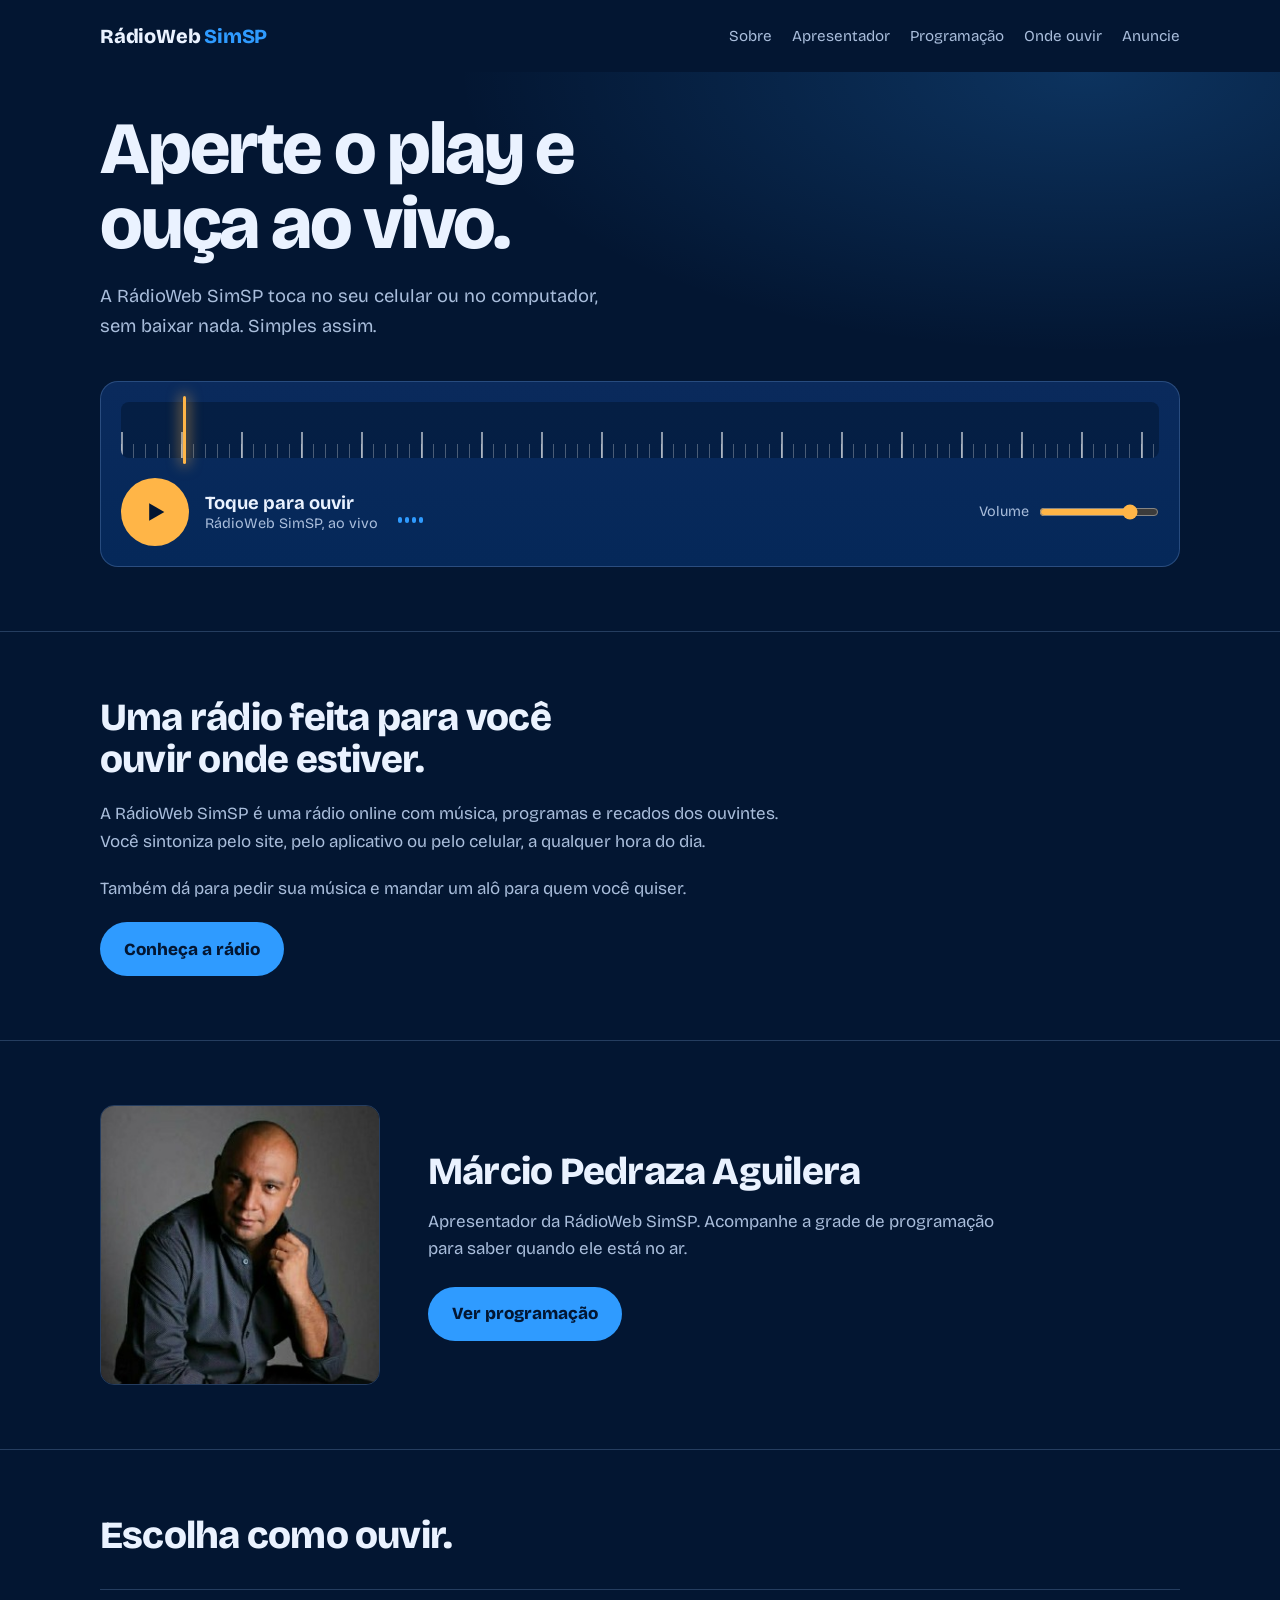
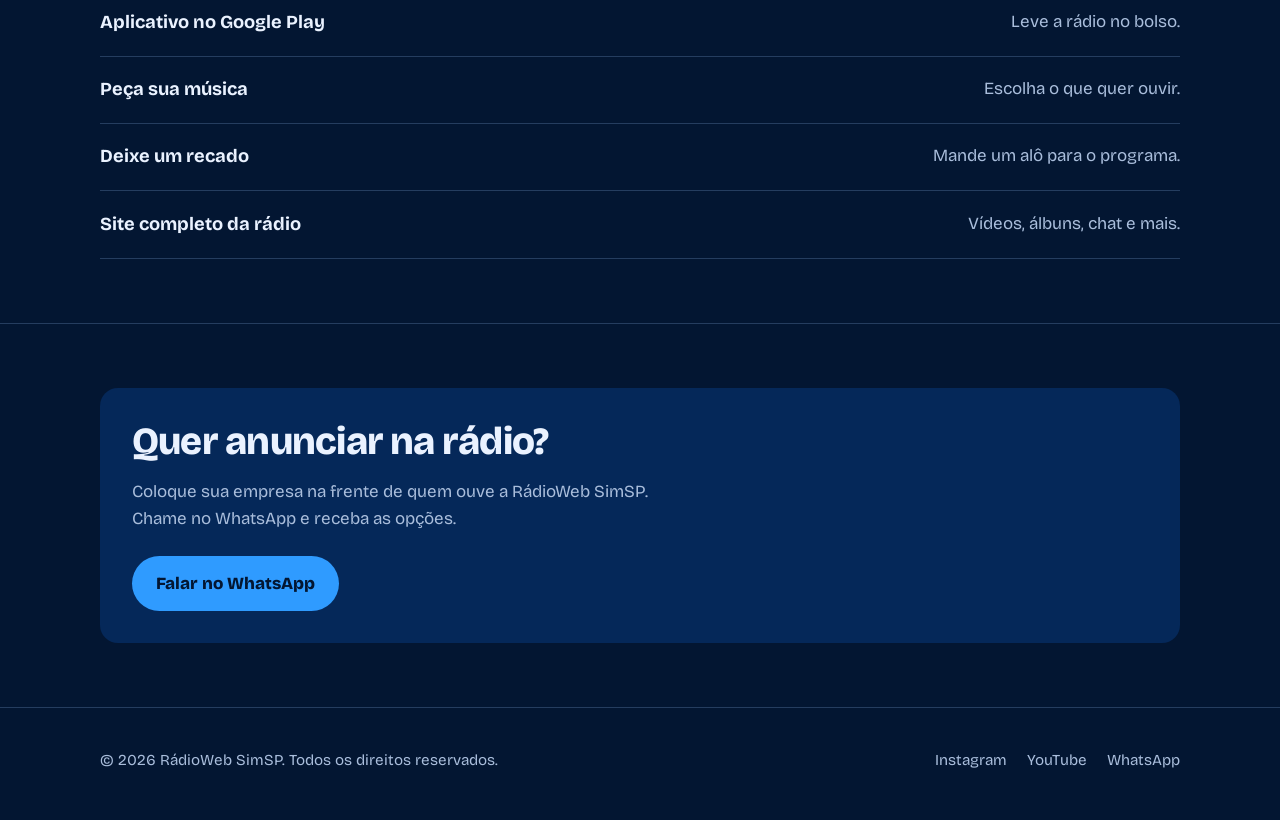
<file: index.html>
<!doctype html>
<html lang="pt-BR">
<head>
<meta charset="utf-8">
<meta name="viewport" content="width=device-width, initial-scale=1">
<title>RádioWeb SimSP | Ouça ao vivo</title>
<meta name="description" content="Ouça a RádioWeb SimSP ao vivo, no celular ou no computador. Simples assim.">
<meta name="theme-color" content="#052859">
<meta property="og:title" content="RádioWeb SimSP | Ouça ao vivo">
<meta property="og:description" content="Aperte o play e ouça a RádioWeb SimSP ao vivo.">
<meta property="og:type" content="website">
<link rel="icon" href="data:image/svg+xml,<svg xmlns='http://www.w3.org/2000/svg' viewBox='0 0 100 100'><text y='.9em' font-size='90'>📻</text></svg>">
<link rel="preconnect" href="https://fonts.googleapis.com">
<link rel="preconnect" href="https://fonts.gstatic.com" crossorigin>
<link href="https://fonts.googleapis.com/css2?family=Bricolage+Grotesque:opsz,wght@12..96,400..800&display=swap" rel="stylesheet">
<link rel="stylesheet" href="css/style.css">
</head>
<body>

<header>
  <div class="wrap">
    <a class="logo" href="index.html">RádioWeb <span>SimSP</span></a>
    <nav aria-label="Principal"><a href="sobre.html">Sobre</a><a href="apresentador.html">Apresentador</a><a href="programacao.html">Programação</a><a href="onde-ouvir.html">Onde ouvir</a><a href="anuncie.html">Anuncie</a></nav>
  </div>
</header>

<main>
<div class="hero">
  <div class="wrap">
    <h1>Aperte o play e ouça ao vivo.</h1>
    <p class="lead">A RádioWeb SimSP toca no seu celular ou no computador, sem baixar nada. Simples assim.</p>

    <div class="tuner" id="tuner">
      <div class="dial" aria-hidden="true"><div class="needle"></div></div>
      <div class="controls">
        <button id="play" type="button" aria-label="Ouvir ao vivo">
          <svg class="i-play" viewBox="0 0 24 24" aria-hidden="true"><path d="M7 4.5v15l13-7.5z"/></svg>
          <svg class="i-pause" viewBox="0 0 24 24" aria-hidden="true"><path d="M6 4h4.5v16H6zM13.5 4H18v16h-4.5z"/></svg>
        </button>
        <div class="status" aria-live="polite">
          <strong id="st-title">Toque para ouvir</strong>
          <small id="st-sub">RádioWeb SimSP, ao vivo</small>
        </div>
        <div class="bars" aria-hidden="true"><i></i><i></i><i></i><i></i></div>
        <label class="vol">Volume
          <input id="vol" type="range" min="0" max="1" step="0.05" value="0.8">
        </label>
      </div>
      <audio id="audio" preload="none"></audio>
    </div>
  </div>
</div>

<section id="sobre" class="sobre">
  <div class="wrap">
    <h2>Uma rádio feita para você ouvir onde estiver.</h2>
    <!-- TROCAR: texto provisório, substituir pelo texto final da rádio -->
    <p>A RádioWeb SimSP é uma rádio online com música, programas e recados dos ouvintes. Você sintoniza pelo site, pelo aplicativo ou pelo celular, a qualquer hora do dia.</p>
    <p>Também dá para pedir sua música e mandar um alô para quem você quiser.</p>
    <p><a class="btn" href="sobre.html">Conheça a rádio</a></p>
  </div>
</section>

<section id="apresentador">
  <div class="wrap host">
    <img src="img/marcio.jpg" alt="Márcio Pedraza Aguilera, apresentador da RádioWeb SimSP" width="280" height="280">
    <div>
      <h2>Márcio Pedraza Aguilera</h2>
      <!-- TROCAR: mini bio provisória -->
      <p>Apresentador da RádioWeb SimSP. Acompanhe a grade de programação para saber quando ele está no ar.</p>
      <p><a class="btn" href="programacao.html" style="margin-top:.5rem">Ver programação</a></p>
    </div>
  </div>
</section>

<section id="ouvir">
  <div class="wrap">
    <h2>Escolha como ouvir.</h2>
    <div class="ways">
      <a href="https://play.google.com/store/apps/details?id=br.com.radiosapp6.radiowebsimsp" target="_blank" rel="noopener">
        <strong>Aplicativo no Google Play</strong><span>Leve a rádio no bolso.</span>
      </a>
      <a href="https://radiowebsimsp.com.br/pedido">
        <strong>Peça sua música</strong><span>Escolha o que quer ouvir.</span>
      </a>
      <a href="https://radiowebsimsp.com.br/recados">
        <strong>Deixe um recado</strong><span>Mande um alô para o programa.</span>
      </a>
      <a href="https://radiowebsimsp.com.br/">
        <strong>Site completo da rádio</strong><span>Vídeos, álbuns, chat e mais.</span>
      </a>
    </div>
  </div>
</section>

<section id="anuncie">
  <div class="wrap">
    <div class="ad">
      <h2>Quer anunciar na rádio?</h2>
      <p>Coloque sua empresa na frente de quem ouve a RádioWeb SimSP. Chame no WhatsApp e receba as opções.</p>
      <a class="btn" href="https://api.whatsapp.com/send?phone=5511952687907&text=Ol%C3%A1!%20Quero%20anunciar%20na%20R%C3%A1dioWeb%20SimSP." target="_blank" rel="noopener">Falar no WhatsApp</a>
    </div>
  </div>
</section>
</main>

<footer>
  <div class="wrap">
    <span>© 2026 RádioWeb SimSP. Todos os direitos reservados.</span>
    <nav aria-label="Redes sociais">
      <a href="https://www.instagram.com/simplifica_sp" target="_blank" rel="noopener">Instagram</a>
      <a href="https://youtube.com/@simplificaspconsultoria" target="_blank" rel="noopener">YouTube</a>
      <a href="https://api.whatsapp.com/send?phone=5511952687907" target="_blank" rel="noopener">WhatsApp</a>
    </nav>
  </div>
</footer>

<script src="js/player.js" defer></script>
</body>
</html>
</file>
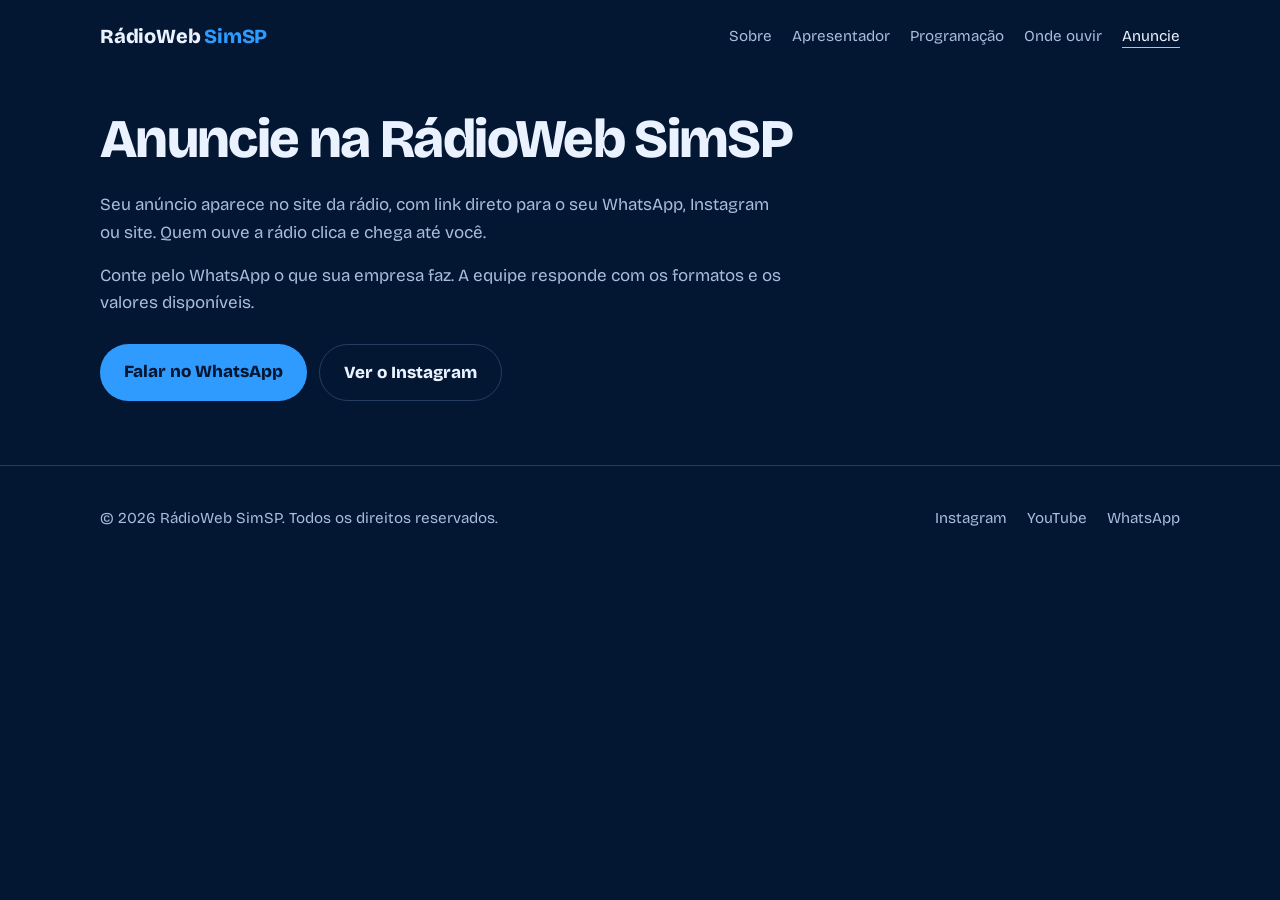
<file: anuncie.html>
<!doctype html>
<html lang="pt-BR">
<head>
<meta charset="utf-8">
<meta name="viewport" content="width=device-width, initial-scale=1">
<title>Anuncie | RádioWeb SimSP</title>
<meta name="description" content="Anuncie sua empresa na RádioWeb SimSP e fale com quem ouve a rádio.">
<meta name="theme-color" content="#052859">
<link rel="preconnect" href="https://fonts.googleapis.com">
<link rel="preconnect" href="https://fonts.gstatic.com" crossorigin>
<link href="https://fonts.googleapis.com/css2?family=Bricolage+Grotesque:opsz,wght@12..96,400..800&display=swap" rel="stylesheet">
<link rel="stylesheet" href="css/style.css">
</head>
<body>
<header><div class="wrap"><a class="logo" href="index.html">RádioWeb <span>SimSP</span></a><nav aria-label="Principal"><a href="sobre.html">Sobre</a><a href="apresentador.html">Apresentador</a><a href="programacao.html">Programação</a><a href="onde-ouvir.html">Onde ouvir</a><a href="anuncie.html" aria-current="page">Anuncie</a></nav></div></header>
<main class="page"><div class="wrap">

<h1>Anuncie na RádioWeb SimSP</h1>
<!-- TROCAR: confirmar com o cliente os formatos e o jeito de contratar -->
<div class="prose">
<p>Seu anúncio aparece no site da rádio, com link direto para o seu WhatsApp, Instagram ou site. Quem ouve a rádio clica e chega até você.</p>
<p>Conte pelo WhatsApp o que sua empresa faz. A equipe responde com os formatos e os valores disponíveis.</p>
</div>
<div class="actions">
<a class="btn" href="https://api.whatsapp.com/send?phone=5511952687907&text=Ol%C3%A1!%20Quero%20anunciar%20na%20R%C3%A1dioWeb%20SimSP." target="_blank" rel="noopener">Falar no WhatsApp</a>
<a class="btn ghost" href="https://www.instagram.com/simplifica_sp" target="_blank" rel="noopener">Ver o Instagram</a>
</div>
</div></main>
<footer><div class="wrap"><span>© 2026 RádioWeb SimSP. Todos os direitos reservados.</span><nav aria-label="Redes sociais"><a href="https://www.instagram.com/simplifica_sp" target="_blank" rel="noopener">Instagram</a><a href="https://youtube.com/@simplificaspconsultoria" target="_blank" rel="noopener">YouTube</a><a href="https://api.whatsapp.com/send?phone=5511952687907" target="_blank" rel="noopener">WhatsApp</a></nav></div></footer>
</body>
</html>
</file>
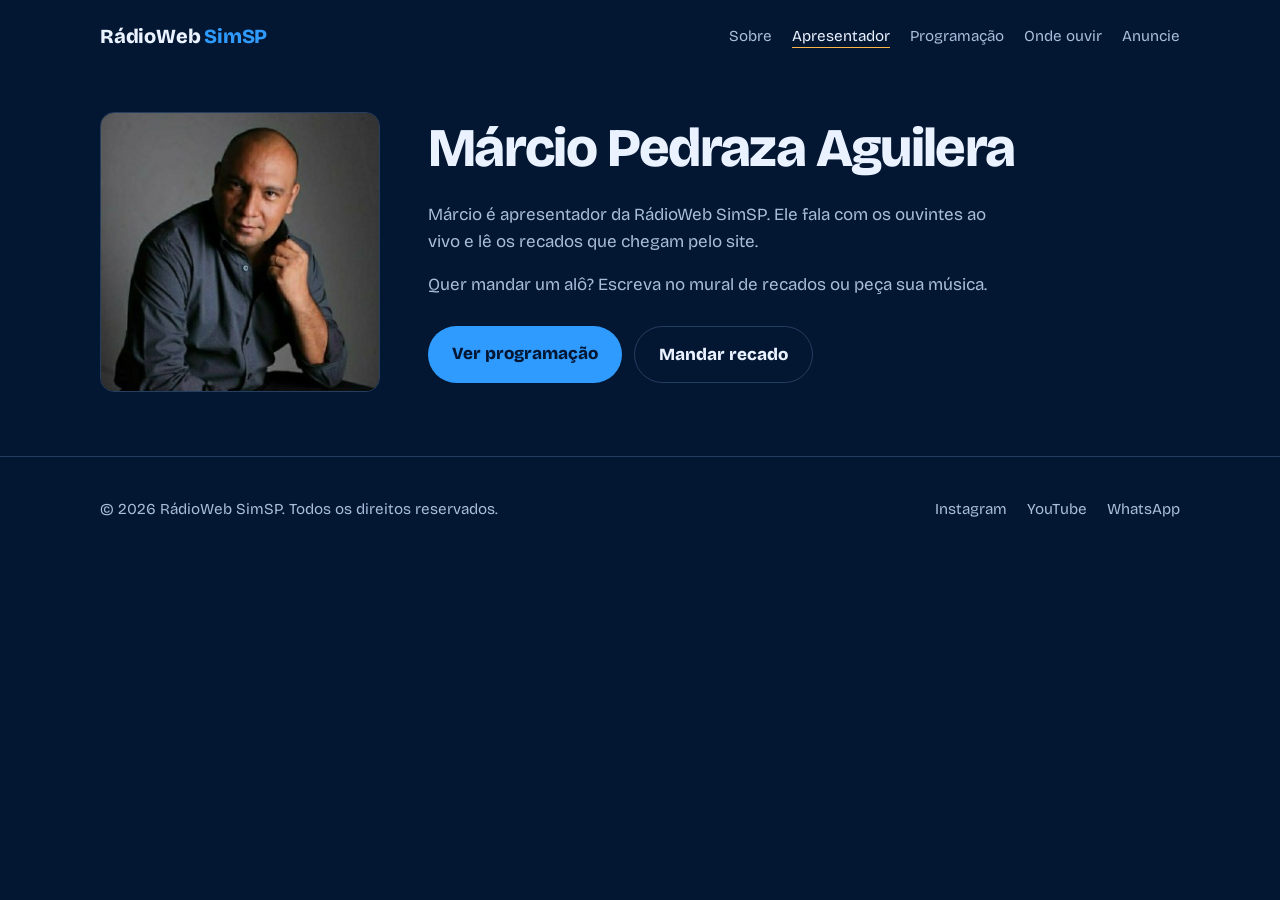
<file: apresentador.html>
<!doctype html>
<html lang="pt-BR">
<head>
<meta charset="utf-8">
<meta name="viewport" content="width=device-width, initial-scale=1">
<title>Apresentador | RádioWeb SimSP</title>
<meta name="description" content="Conheça Márcio Pedraza Aguilera, apresentador da RádioWeb SimSP.">
<meta name="theme-color" content="#052859">
<link rel="preconnect" href="https://fonts.googleapis.com">
<link rel="preconnect" href="https://fonts.gstatic.com" crossorigin>
<link href="https://fonts.googleapis.com/css2?family=Bricolage+Grotesque:opsz,wght@12..96,400..800&display=swap" rel="stylesheet">
<link rel="stylesheet" href="css/style.css">
</head>
<body>
<header><div class="wrap"><a class="logo" href="index.html">RádioWeb <span>SimSP</span></a><nav aria-label="Principal"><a href="sobre.html">Sobre</a><a href="apresentador.html" aria-current="page">Apresentador</a><a href="programacao.html">Programação</a><a href="onde-ouvir.html">Onde ouvir</a><a href="anuncie.html">Anuncie</a></nav></div></header>
<main class="page"><div class="wrap">

<div class="host">
<img src="img/marcio.jpg" alt="Márcio Pedraza Aguilera, apresentador da RádioWeb SimSP" width="280" height="280">
<div>
<h1>Márcio Pedraza Aguilera</h1>
<!-- TROCAR: mini bio provisória, substituir pelo texto do cliente -->
<div class="prose">
<p>Márcio é apresentador da RádioWeb SimSP. Ele fala com os ouvintes ao vivo e lê os recados que chegam pelo site.</p>
<p>Quer mandar um alô? Escreva no mural de recados ou peça sua música.</p>
</div>
<div class="actions">
<a class="btn" href="programacao.html">Ver programação</a>
<a class="btn ghost" href="https://radiowebsimsp.com.br/recados">Mandar recado</a>
</div>
</div>
</div>
</div></main>
<footer><div class="wrap"><span>© 2026 RádioWeb SimSP. Todos os direitos reservados.</span><nav aria-label="Redes sociais"><a href="https://www.instagram.com/simplifica_sp" target="_blank" rel="noopener">Instagram</a><a href="https://youtube.com/@simplificaspconsultoria" target="_blank" rel="noopener">YouTube</a><a href="https://api.whatsapp.com/send?phone=5511952687907" target="_blank" rel="noopener">WhatsApp</a></nav></div></footer>
</body>
</html>
</file>
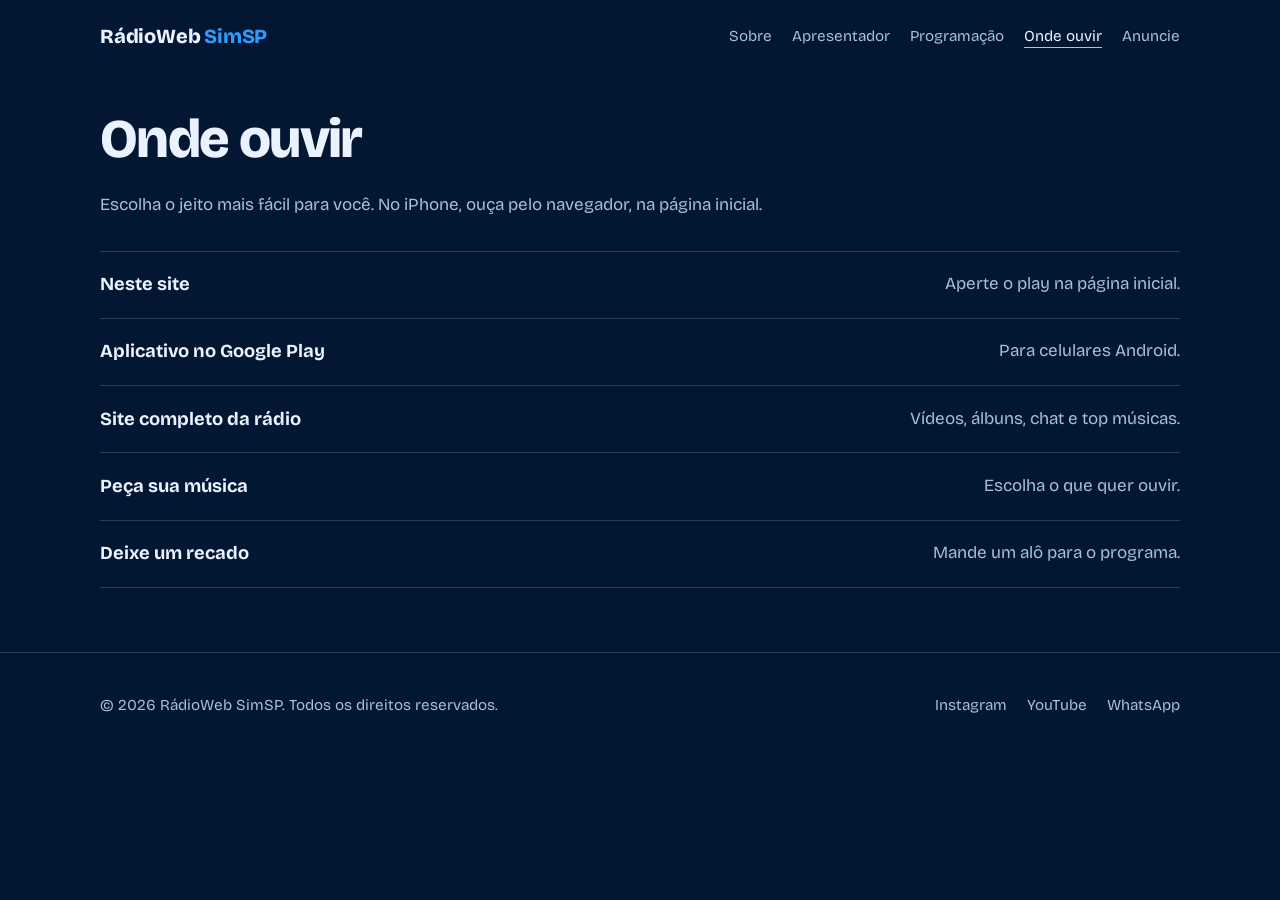
<file: onde-ouvir.html>
<!doctype html>
<html lang="pt-BR">
<head>
<meta charset="utf-8">
<meta name="viewport" content="width=device-width, initial-scale=1">
<title>Onde ouvir | RádioWeb SimSP</title>
<meta name="description" content="Escolha como ouvir a RádioWeb SimSP: no site, no aplicativo ou no celular.">
<meta name="theme-color" content="#052859">
<link rel="preconnect" href="https://fonts.googleapis.com">
<link rel="preconnect" href="https://fonts.gstatic.com" crossorigin>
<link href="https://fonts.googleapis.com/css2?family=Bricolage+Grotesque:opsz,wght@12..96,400..800&display=swap" rel="stylesheet">
<link rel="stylesheet" href="css/style.css">
</head>
<body>
<header><div class="wrap"><a class="logo" href="index.html">RádioWeb <span>SimSP</span></a><nav aria-label="Principal"><a href="sobre.html">Sobre</a><a href="apresentador.html">Apresentador</a><a href="programacao.html">Programação</a><a href="onde-ouvir.html" aria-current="page">Onde ouvir</a><a href="anuncie.html">Anuncie</a></nav></div></header>
<main class="page"><div class="wrap">

<h1>Onde ouvir</h1>
<p class="prose">Escolha o jeito mais fácil para você. No iPhone, ouça pelo navegador, na página inicial.</p>
<div class="ways">
<a href="index.html#tuner"><strong>Neste site</strong><span>Aperte o play na página inicial.</span></a>
<a href="https://play.google.com/store/apps/details?id=br.com.radiosapp6.radiowebsimsp" target="_blank" rel="noopener"><strong>Aplicativo no Google Play</strong><span>Para celulares Android.</span></a>
<a href="https://radiowebsimsp.com.br/"><strong>Site completo da rádio</strong><span>Vídeos, álbuns, chat e top músicas.</span></a>
<a href="https://radiowebsimsp.com.br/pedido"><strong>Peça sua música</strong><span>Escolha o que quer ouvir.</span></a>
<a href="https://radiowebsimsp.com.br/recados"><strong>Deixe um recado</strong><span>Mande um alô para o programa.</span></a>
</div>
</div></main>
<footer><div class="wrap"><span>© 2026 RádioWeb SimSP. Todos os direitos reservados.</span><nav aria-label="Redes sociais"><a href="https://www.instagram.com/simplifica_sp" target="_blank" rel="noopener">Instagram</a><a href="https://youtube.com/@simplificaspconsultoria" target="_blank" rel="noopener">YouTube</a><a href="https://api.whatsapp.com/send?phone=5511952687907" target="_blank" rel="noopener">WhatsApp</a></nav></div></footer>
</body>
</html>
</file>
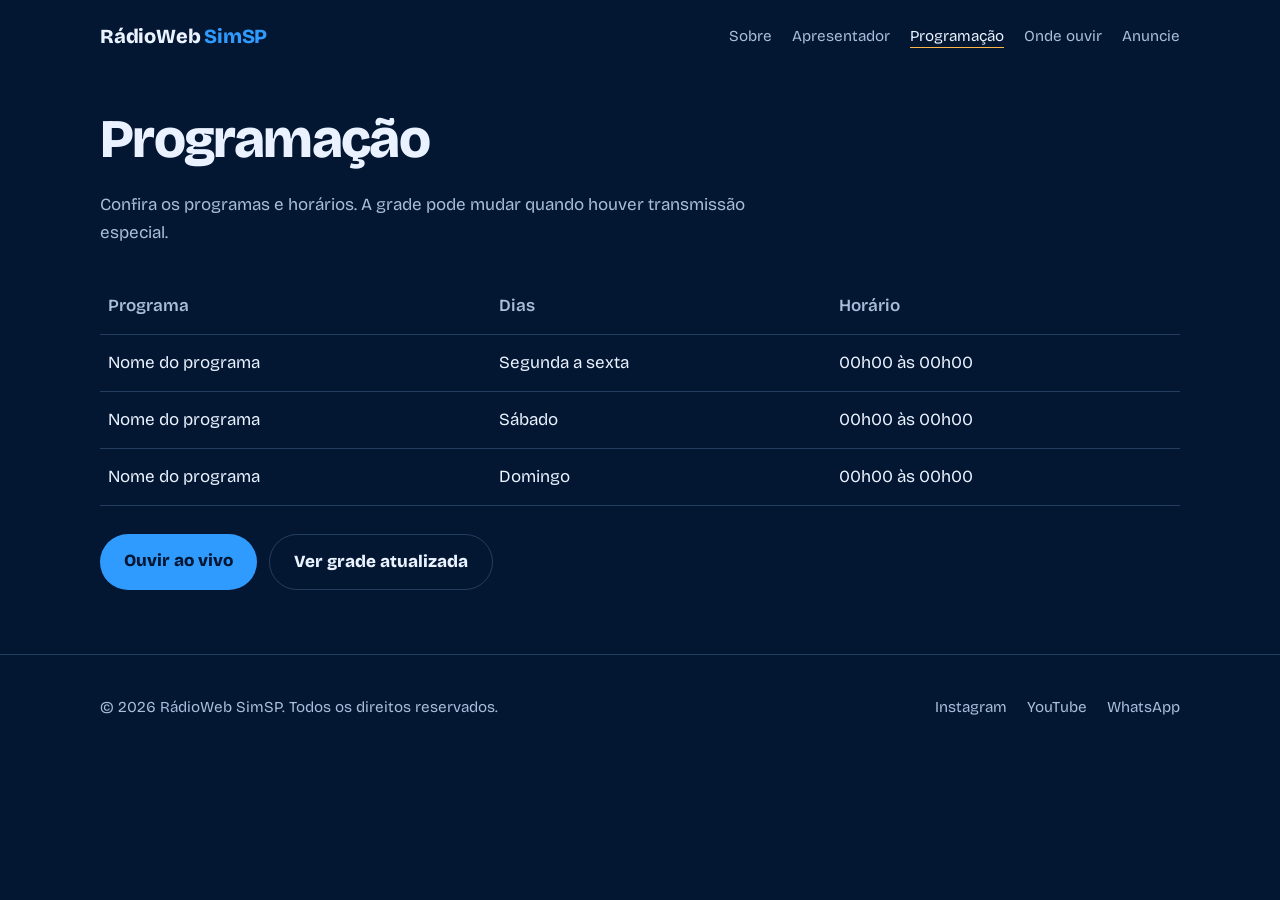
<file: programacao.html>
<!doctype html>
<html lang="pt-BR">
<head>
<meta charset="utf-8">
<meta name="viewport" content="width=device-width, initial-scale=1">
<title>Programação | RádioWeb SimSP</title>
<meta name="description" content="Veja os programas e horários da RádioWeb SimSP.">
<meta name="theme-color" content="#052859">
<link rel="preconnect" href="https://fonts.googleapis.com">
<link rel="preconnect" href="https://fonts.gstatic.com" crossorigin>
<link href="https://fonts.googleapis.com/css2?family=Bricolage+Grotesque:opsz,wght@12..96,400..800&display=swap" rel="stylesheet">
<link rel="stylesheet" href="css/style.css">
</head>
<body>
<header><div class="wrap"><a class="logo" href="index.html">RádioWeb <span>SimSP</span></a><nav aria-label="Principal"><a href="sobre.html">Sobre</a><a href="apresentador.html">Apresentador</a><a href="programacao.html" aria-current="page">Programação</a><a href="onde-ouvir.html">Onde ouvir</a><a href="anuncie.html">Anuncie</a></nav></div></header>
<main class="page"><div class="wrap">

<h1>Programação</h1>
<p class="prose">Confira os programas e horários. A grade pode mudar quando houver transmissão especial.</p>
<!-- TROCAR: preencher com a grade real (a grade oficial fica no painel da Brascast) -->
<div class="scroll"><table class="grade">
<thead><tr><th>Programa</th><th>Dias</th><th>Horário</th></tr></thead>
<tbody>
<tr><td>Nome do programa</td><td>Segunda a sexta</td><td>00h00 às 00h00</td></tr>
<tr><td>Nome do programa</td><td>Sábado</td><td>00h00 às 00h00</td></tr>
<tr><td>Nome do programa</td><td>Domingo</td><td>00h00 às 00h00</td></tr>
</tbody></table></div>
<div class="actions">
<a class="btn" href="index.html#tuner">Ouvir ao vivo</a>
<a class="btn ghost" href="https://radiowebsimsp.com.br/programacao">Ver grade atualizada</a>
</div>
</div></main>
<footer><div class="wrap"><span>© 2026 RádioWeb SimSP. Todos os direitos reservados.</span><nav aria-label="Redes sociais"><a href="https://www.instagram.com/simplifica_sp" target="_blank" rel="noopener">Instagram</a><a href="https://youtube.com/@simplificaspconsultoria" target="_blank" rel="noopener">YouTube</a><a href="https://api.whatsapp.com/send?phone=5511952687907" target="_blank" rel="noopener">WhatsApp</a></nav></div></footer>
</body>
</html>
</file>
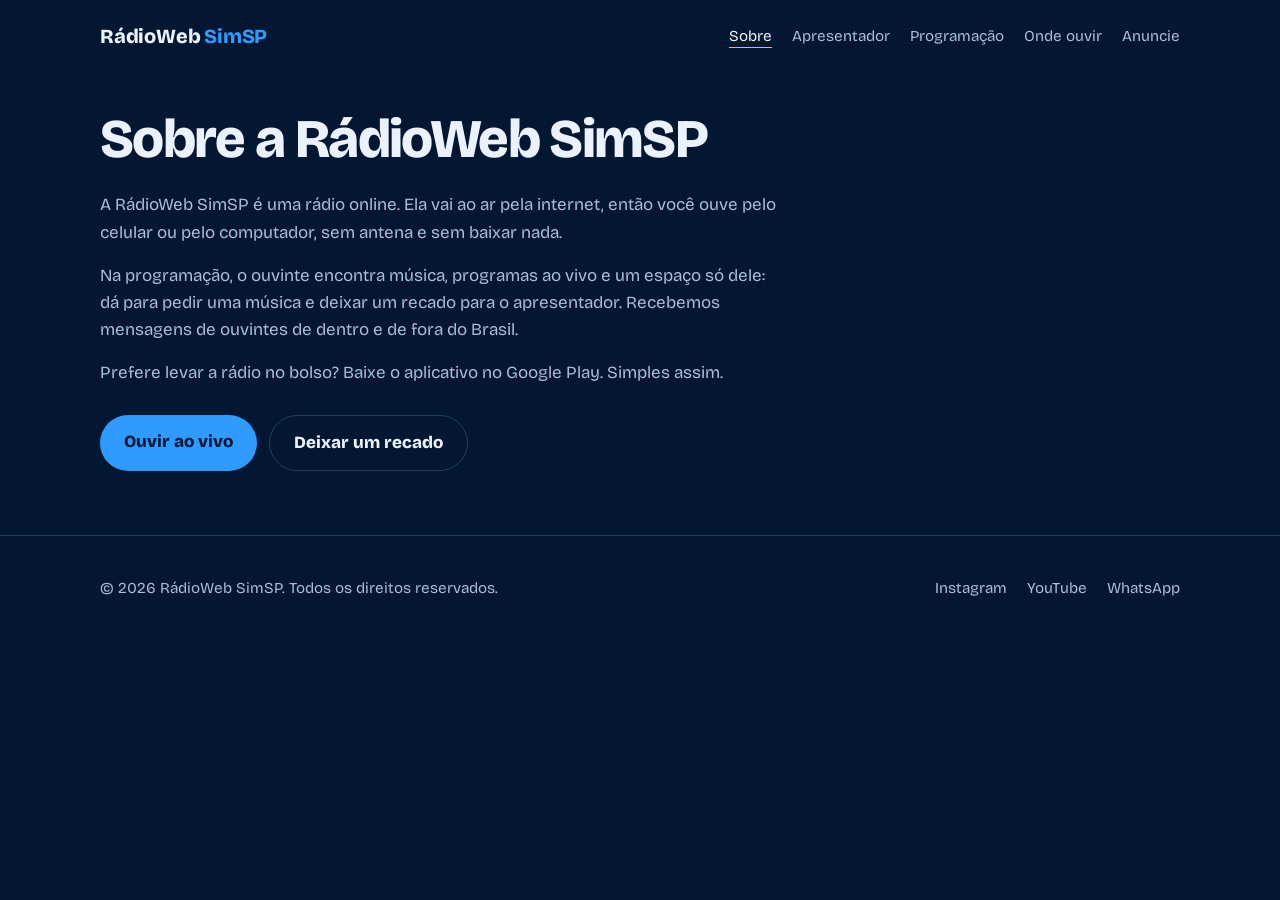
<file: sobre.html>
<!doctype html>
<html lang="pt-BR">
<head>
<meta charset="utf-8">
<meta name="viewport" content="width=device-width, initial-scale=1">
<title>Sobre | RádioWeb SimSP</title>
<meta name="description" content="Conheça a RádioWeb SimSP, a rádio online que você ouve pelo site e pelo aplicativo.">
<meta name="theme-color" content="#052859">
<link rel="preconnect" href="https://fonts.googleapis.com">
<link rel="preconnect" href="https://fonts.gstatic.com" crossorigin>
<link href="https://fonts.googleapis.com/css2?family=Bricolage+Grotesque:opsz,wght@12..96,400..800&display=swap" rel="stylesheet">
<link rel="stylesheet" href="css/style.css">
</head>
<body>
<header><div class="wrap"><a class="logo" href="index.html">RádioWeb <span>SimSP</span></a><nav aria-label="Principal"><a href="sobre.html" aria-current="page">Sobre</a><a href="apresentador.html">Apresentador</a><a href="programacao.html">Programação</a><a href="onde-ouvir.html">Onde ouvir</a><a href="anuncie.html">Anuncie</a></nav></div></header>
<main class="page"><div class="wrap">

<h1>Sobre a RádioWeb SimSP</h1>
<!-- TROCAR: texto provisório, substituir pelo texto final da rádio -->
<div class="prose">
<p>A RádioWeb SimSP é uma rádio online. Ela vai ao ar pela internet, então você ouve pelo celular ou pelo computador, sem antena e sem baixar nada.</p>
<p>Na programação, o ouvinte encontra música, programas ao vivo e um espaço só dele: dá para pedir uma música e deixar um recado para o apresentador. Recebemos mensagens de ouvintes de dentro e de fora do Brasil.</p>
<p>Prefere levar a rádio no bolso? Baixe o aplicativo no Google Play. Simples assim.</p>
</div>
<div class="actions">
<a class="btn" href="index.html#tuner">Ouvir ao vivo</a>
<a class="btn ghost" href="https://radiowebsimsp.com.br/recados">Deixar um recado</a>
</div>
</div></main>
<footer><div class="wrap"><span>© 2026 RádioWeb SimSP. Todos os direitos reservados.</span><nav aria-label="Redes sociais"><a href="https://www.instagram.com/simplifica_sp" target="_blank" rel="noopener">Instagram</a><a href="https://youtube.com/@simplificaspconsultoria" target="_blank" rel="noopener">YouTube</a><a href="https://api.whatsapp.com/send?phone=5511952687907" target="_blank" rel="noopener">WhatsApp</a></nav></div></footer>
</body>
</html>
</file>
<file: css/style.css>
:root{
  --ink:#031632; --navy:#052859; --panel:#0a2a5c; --line:rgba(160,200,255,.22);
  --text:#eaf2ff; --muted:#a9bddb; --blue:#2f9bff; --amber:#ffb547;
  --font:"Bricolage Grotesque",system-ui,-apple-system,"Segoe UI",Roboto,sans-serif;
}
*{box-sizing:border-box;margin:0}
html{scroll-behavior:smooth}
body{background:var(--ink);color:var(--text);font-family:var(--font);font-size:1.0625rem;line-height:1.6;-webkit-font-smoothing:antialiased}
a{color:inherit}
:focus-visible{outline:3px solid var(--amber);outline-offset:3px}
.wrap{width:min(1080px,100% - 2.5rem);margin-inline:auto}

/* topo */
header{padding:1.25rem 0}
header .wrap{display:flex;justify-content:space-between;align-items:center;gap:1rem}
.logo{font-weight:800;font-size:1.25rem;letter-spacing:-.01em;text-decoration:none}
.logo span{color:var(--blue)}
header nav{display:flex;gap:1.25rem;font-size:.95rem}
header nav a{color:var(--muted);text-decoration:none}
header nav a:hover{color:var(--text)}
@media(max-width:560px){header .wrap{flex-direction:column;align-items:flex-start}header nav{flex-wrap:wrap;gap:.4rem 1.1rem}}

/* hero */
.hero{padding:2.5rem 0 4rem;background:radial-gradient(900px 400px at 85% 0,rgba(47,155,255,.22),transparent 70%)}
h1{font-size:clamp(2.4rem,7vw,4.6rem);line-height:1.02;font-weight:800;letter-spacing:-.03em;max-width:14ch}
.hero p.lead{margin-top:1.25rem;max-width:44ch;color:var(--muted);font-size:1.15rem}
.tuner{margin-top:2.5rem;background:linear-gradient(180deg,var(--panel),var(--navy));border:1px solid var(--line);border-radius:18px;padding:1.25rem;display:grid;gap:1.25rem}
.dial{position:relative;height:56px;border-radius:8px;background:
  repeating-linear-gradient(90deg,rgba(255,255,255,.55) 0 2px,transparent 2px 60px) 0 100%/100% 26px no-repeat,
  repeating-linear-gradient(90deg,rgba(255,255,255,.28) 0 1px,transparent 1px 12px) 0 100%/100% 14px no-repeat,
  rgba(3,22,50,.55)}
.needle{position:absolute;top:-6px;bottom:-6px;left:6%;width:3px;background:var(--amber);border-radius:2px;box-shadow:0 0 14px 2px rgba(255,181,71,.6);transition:left 1.1s cubic-bezier(.3,.9,.3,1)}
.playing .needle{left:74%}
.controls{display:flex;align-items:center;gap:1rem;flex-wrap:wrap}
#play{width:68px;height:68px;border-radius:50%;border:0;background:var(--amber);color:var(--ink);cursor:pointer;display:grid;place-items:center;flex:none}
#play:active{transform:scale(.96)}
#play svg{width:28px;height:28px;fill:currentColor}
#play .i-pause{display:none}
.playing #play .i-play{display:none}
.playing #play .i-pause{display:block}
.status{display:grid;line-height:1.25}
.status strong{font-size:1.15rem}
.status small{color:var(--muted);font-size:.9rem}
.vol{margin-left:auto;display:flex;align-items:center;gap:.6rem;color:var(--muted);font-size:.9rem}
.vol input{width:120px;accent-color:var(--amber)}
.bars{display:flex;gap:3px;align-items:flex-end;height:22px;margin-left:.25rem}
.bars i{width:4px;height:6px;background:var(--blue);border-radius:2px}
.playing .bars i{animation:eq 900ms ease-in-out infinite alternate}
.playing .bars i:nth-child(2){animation-delay:-.3s}
.playing .bars i:nth-child(3){animation-delay:-.6s}
.playing .bars i:nth-child(4){animation-delay:-.15s}
@keyframes eq{to{height:22px}}

/* seções */
section{padding:4rem 0;border-top:1px solid var(--line)}
h2{font-size:clamp(1.7rem,4vw,2.4rem);line-height:1.1;letter-spacing:-.02em;font-weight:800;max-width:20ch}
.sobre p{margin-top:1.25rem;max-width:62ch;color:var(--muted)}
.host{display:grid;gap:2rem;align-items:center}
.host img{width:100%;max-width:280px;aspect-ratio:1;object-fit:cover;border-radius:14px;border:1px solid var(--line)}
.host p{margin-top:1rem;max-width:52ch;color:var(--muted)}
@media(min-width:720px){.host{grid-template-columns:280px 1fr;gap:3rem}}
.ways{margin-top:2rem;display:grid;border-top:1px solid var(--line)}
.ways a{display:flex;justify-content:space-between;gap:1rem;padding:1.15rem 0;border-bottom:1px solid var(--line);text-decoration:none}
.ways a:hover strong{color:var(--amber)}
.ways strong{font-size:1.15rem}
.ways span{color:var(--muted);text-align:right;max-width:34ch}
@media(max-width:560px){.ways a{flex-direction:column}.ways span{text-align:left}}
.ad{background:var(--navy);border-radius:18px;padding:2rem}
.ad p{margin:1rem 0 1.5rem;max-width:50ch;color:var(--muted)}
.btn{display:inline-block;background:var(--blue);color:var(--ink);font-weight:800;padding:.85rem 1.5rem;border-radius:999px;text-decoration:none}
.btn:hover{background:#63b3ff}
footer{padding:2.5rem 0 3rem;border-top:1px solid var(--line);color:var(--muted);font-size:.95rem}
footer .wrap{display:flex;justify-content:space-between;gap:1rem;flex-wrap:wrap}
footer nav{display:flex;gap:1.25rem}
footer a{text-decoration:none}
footer a:hover{color:var(--text)}
@media(prefers-reduced-motion:reduce){*{animation:none!important;transition:none!important}html{scroll-behavior:auto}}
header nav a[aria-current]{color:var(--text);text-decoration:underline;text-underline-offset:6px;text-decoration-color:var(--amber)}
.page{padding:2.5rem 0 4rem}
.page h1{max-width:none;font-size:clamp(2rem,6vw,3.4rem)}
.prose{margin-top:1.5rem;max-width:62ch;color:var(--muted)}
.prose p+p{margin-top:1rem}
.actions{display:flex;gap:.75rem;flex-wrap:wrap;margin-top:1.75rem}
.btn.ghost{background:transparent;color:var(--text);border:1px solid var(--line)}
.btn.ghost:hover{background:rgba(255,255,255,.07)}
.scroll{overflow-x:auto;margin-top:2rem}
.grade{width:100%;border-collapse:collapse;min-width:420px}
.grade th,.grade td{text-align:left;padding:.9rem .5rem;border-bottom:1px solid var(--line)}
.grade th{color:var(--muted);font-weight:600}
</file>
